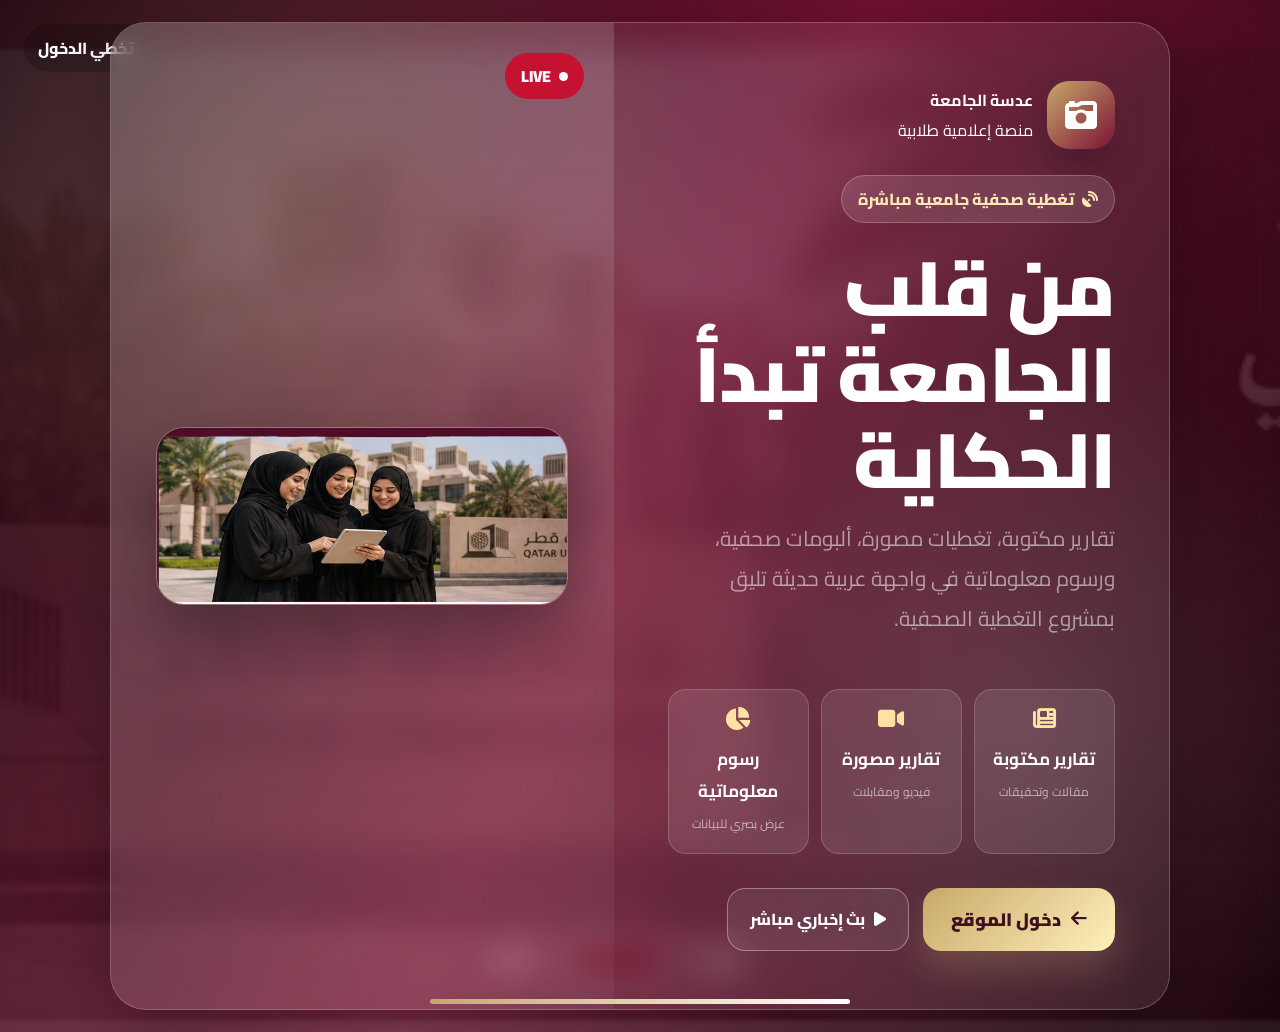
<file: index.html>
<!doctype html>
<html lang="ar" dir="rtl">
<head>
  <meta charset="UTF-8" />
  <meta name="viewport" content="width=device-width, initial-scale=1.0" />
  <title>عدسة الجامعة | بوابة الدخول</title>
  <meta name="description" content="بوابة دخول منصة عدسة الجامعة الإعلامية الطلابية." />
  <link rel="preconnect" href="https://fonts.googleapis.com">
  <link rel="preconnect" href="https://fonts.gstatic.com" crossorigin>
  <link href="https://fonts.googleapis.com/css2?family=Cairo:wght@300;400;600;700;900&display=swap" rel="stylesheet">
  <link rel="stylesheet" href="https://cdnjs.cloudflare.com/ajax/libs/font-awesome/6.5.2/css/all.min.css">
  <style>
    :root{--maroon:#7a1235;--dark:#210715;--gold:#c8a86a;--white:#fff;--soft:#fff7f1}
    *{box-sizing:border-box} body{margin:0;font-family:'Cairo',Tahoma,sans-serif;min-height:100vh;overflow:hidden;color:#fff;background:#17030d}
    .splash{position:relative;min-height:100vh;display:grid;place-items:center;padding:22px;isolation:isolate;background:linear-gradient(115deg,rgba(24,3,13,.92),rgba(122,18,53,.80),rgba(24,3,13,.92)),url('assets/hero-students-qu.jpg') center/cover no-repeat}
    .splash:before{content:"";position:absolute;inset:0;background:radial-gradient(circle at 20% 20%,rgba(200,168,106,.22),transparent 34%),radial-gradient(circle at 80% 70%,rgba(255,255,255,.12),transparent 30%);z-index:-1}
    .frame{width:min(1060px,96vw);min-height:650px;border:1px solid rgba(255,255,255,.22);border-radius:36px;background:rgba(255,255,255,.08);box-shadow:0 28px 80px rgba(0,0,0,.38);backdrop-filter:blur(14px);display:grid;grid-template-columns:1.05fr .95fr;overflow:hidden}
    .content{padding:58px 54px;display:flex;flex-direction:column;justify-content:center}.visual{position:relative;background:linear-gradient(180deg,rgba(255,255,255,.14),rgba(255,255,255,.04));display:grid;place-items:center;overflow:hidden}
    .visual img{width:82%;max-height:78%;object-fit:cover;border-radius:28px;box-shadow:0 28px 60px rgba(0,0,0,.35);border:1px solid rgba(255,255,255,.25)}
    .live{position:absolute;top:30px;right:30px;background:#c41230;color:#fff;border-radius:999px;padding:8px 16px;font-weight:900;display:flex;gap:8px;align-items:center}.live:before{content:"";width:9px;height:9px;background:#fff;border-radius:50%;animation:pulse 1.2s infinite}
    .logo{display:flex;align-items:center;gap:14px;margin-bottom:26px}.logo-icon{width:68px;height:68px;border-radius:22px;background:linear-gradient(135deg,var(--gold),var(--maroon));display:grid;place-items:center;font-size:32px;box-shadow:0 18px 35px rgba(0,0,0,.22)}
    h1{font-size:clamp(42px,6vw,78px);line-height:1.12;margin:0 0 16px;font-weight:900;letter-spacing:-1px}.subtitle{font-size:21px;color:#fff8;max-width:650px;margin:0 0 32px;line-height:1.9}.badge{display:inline-flex;align-items:center;gap:8px;width:max-content;background:rgba(255,255,255,.12);border:1px solid rgba(255,255,255,.22);border-radius:999px;padding:8px 16px;color:#ffe7b2;font-weight:800;margin-bottom:22px}
    .stats{display:grid;grid-template-columns:repeat(3,1fr);gap:12px;margin:18px 0 34px}.stat{background:rgba(255,255,255,.10);border:1px solid rgba(255,255,255,.16);border-radius:18px;padding:16px;text-align:center}.stat i{color:#ffe1a3;font-size:23px}.stat b{display:block;font-size:17px;margin-top:7px}.stat span{font-size:12px;color:#fff9}
    .actions{display:flex;gap:14px;flex-wrap:wrap}.enter{appearance:none;border:0;border-radius:18px;padding:15px 28px;font-family:inherit;font-size:18px;font-weight:900;cursor:pointer;background:linear-gradient(135deg,var(--gold),#fff0ba);color:#40101f;box-shadow:0 18px 34px rgba(200,168,106,.25);text-decoration:none;display:inline-flex;align-items:center;gap:10px}.ghost{border:1px solid rgba(255,255,255,.35);background:rgba(255,255,255,.08);color:#fff;border-radius:18px;padding:15px 22px;text-decoration:none;font-weight:800;display:inline-flex;align-items:center;gap:9px}
    .loader{position:absolute;bottom:28px;left:50%;transform:translateX(-50%);width:min(420px,80vw);height:5px;background:rgba(255,255,255,.16);border-radius:999px;overflow:hidden}.loader span{display:block;height:100%;width:0;background:linear-gradient(90deg,var(--gold),#fff);animation:load 3.2s ease forwards}
    .skip{position:absolute;left:24px;top:24px;color:#fff;text-decoration:none;font-weight:800;background:rgba(0,0,0,.22);padding:9px 14px;border-radius:999px}
    @keyframes load{to{width:100%}}@keyframes pulse{50%{opacity:.35;transform:scale(1.5)}}
    @media(max-width:850px){body{overflow:auto}.splash{min-height:100svh}.frame{grid-template-columns:1fr;min-height:auto}.visual{min-height:300px;order:-1}.visual img{width:88%;height:240px}.content{padding:34px 24px}.stats{grid-template-columns:1fr}.actions a{width:100%;justify-content:center}h1{font-size:42px}.subtitle{font-size:17px}.skip{left:12px;top:12px}.loader{bottom:12px}}
  </style>
</head>
<body>
  <section class="splash">
    <a class="skip" href="home.html">تخطي الدخول</a>
    <div class="frame">
      <div class="content">
        <div class="logo"><div class="logo-icon"><i class="fa-solid fa-camera-retro"></i></div><div><strong>عدسة الجامعة</strong><br><span>منصة إعلامية طلابية</span></div></div>
        <span class="badge"><i class="fa-solid fa-satellite-dish"></i> تغطية صحفية جامعية مباشرة</span>
        <h1>من قلب الجامعة تبدأ الحكاية</h1>
        <p class="subtitle">تقارير مكتوبة، تغطيات مصورة، ألبومات صحفية، ورسوم معلوماتية في واجهة عربية حديثة تليق بمشروع التغطية الصحفية.</p>
        <div class="stats">
          <div class="stat"><i class="fa-solid fa-newspaper"></i><b>تقارير مكتوبة</b><span>مقالات وتحقيقات</span></div>
          <div class="stat"><i class="fa-solid fa-video"></i><b>تقارير مصورة</b><span>فيديو ومقابلات</span></div>
          <div class="stat"><i class="fa-solid fa-chart-pie"></i><b>رسوم معلوماتية</b><span>عرض بصري للبيانات</span></div>
        </div>
        <div class="actions">
          <a class="enter" href="home.html"><i class="fa-solid fa-arrow-left"></i> دخول الموقع</a>
          <a class="ghost" href="https://www.aljazeera.net/live" target="_blank" rel="noopener"><i class="fa-solid fa-play"></i> بث إخباري مباشر</a>
        </div>
      </div>
      <div class="visual">
        <span class="live">LIVE</span>
        <img src="assets/students-media.jpg" alt="طالبات جامعيات بلباس خليجي قطري في تغطية إعلامية">
      </div>
    </div>
    <div class="loader"><span></span></div>
  </section>
</body>
</html>
</file>
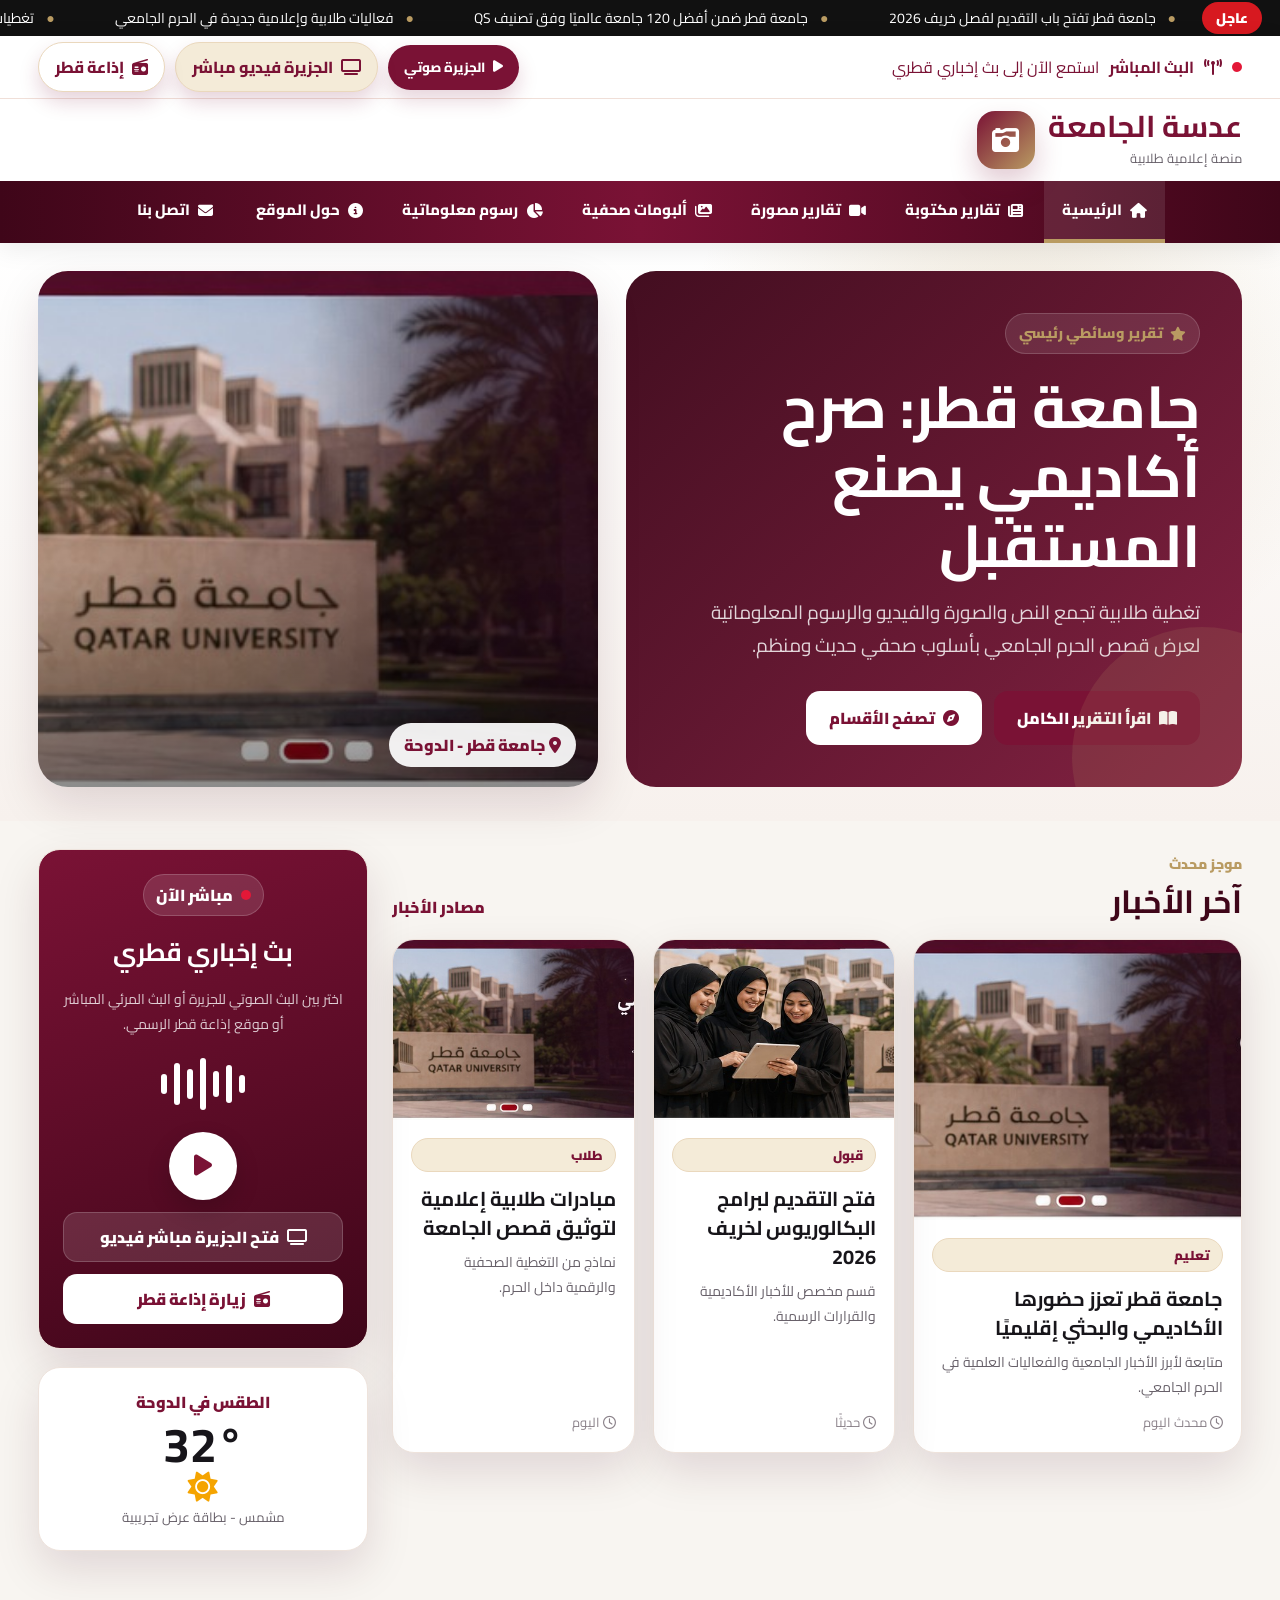
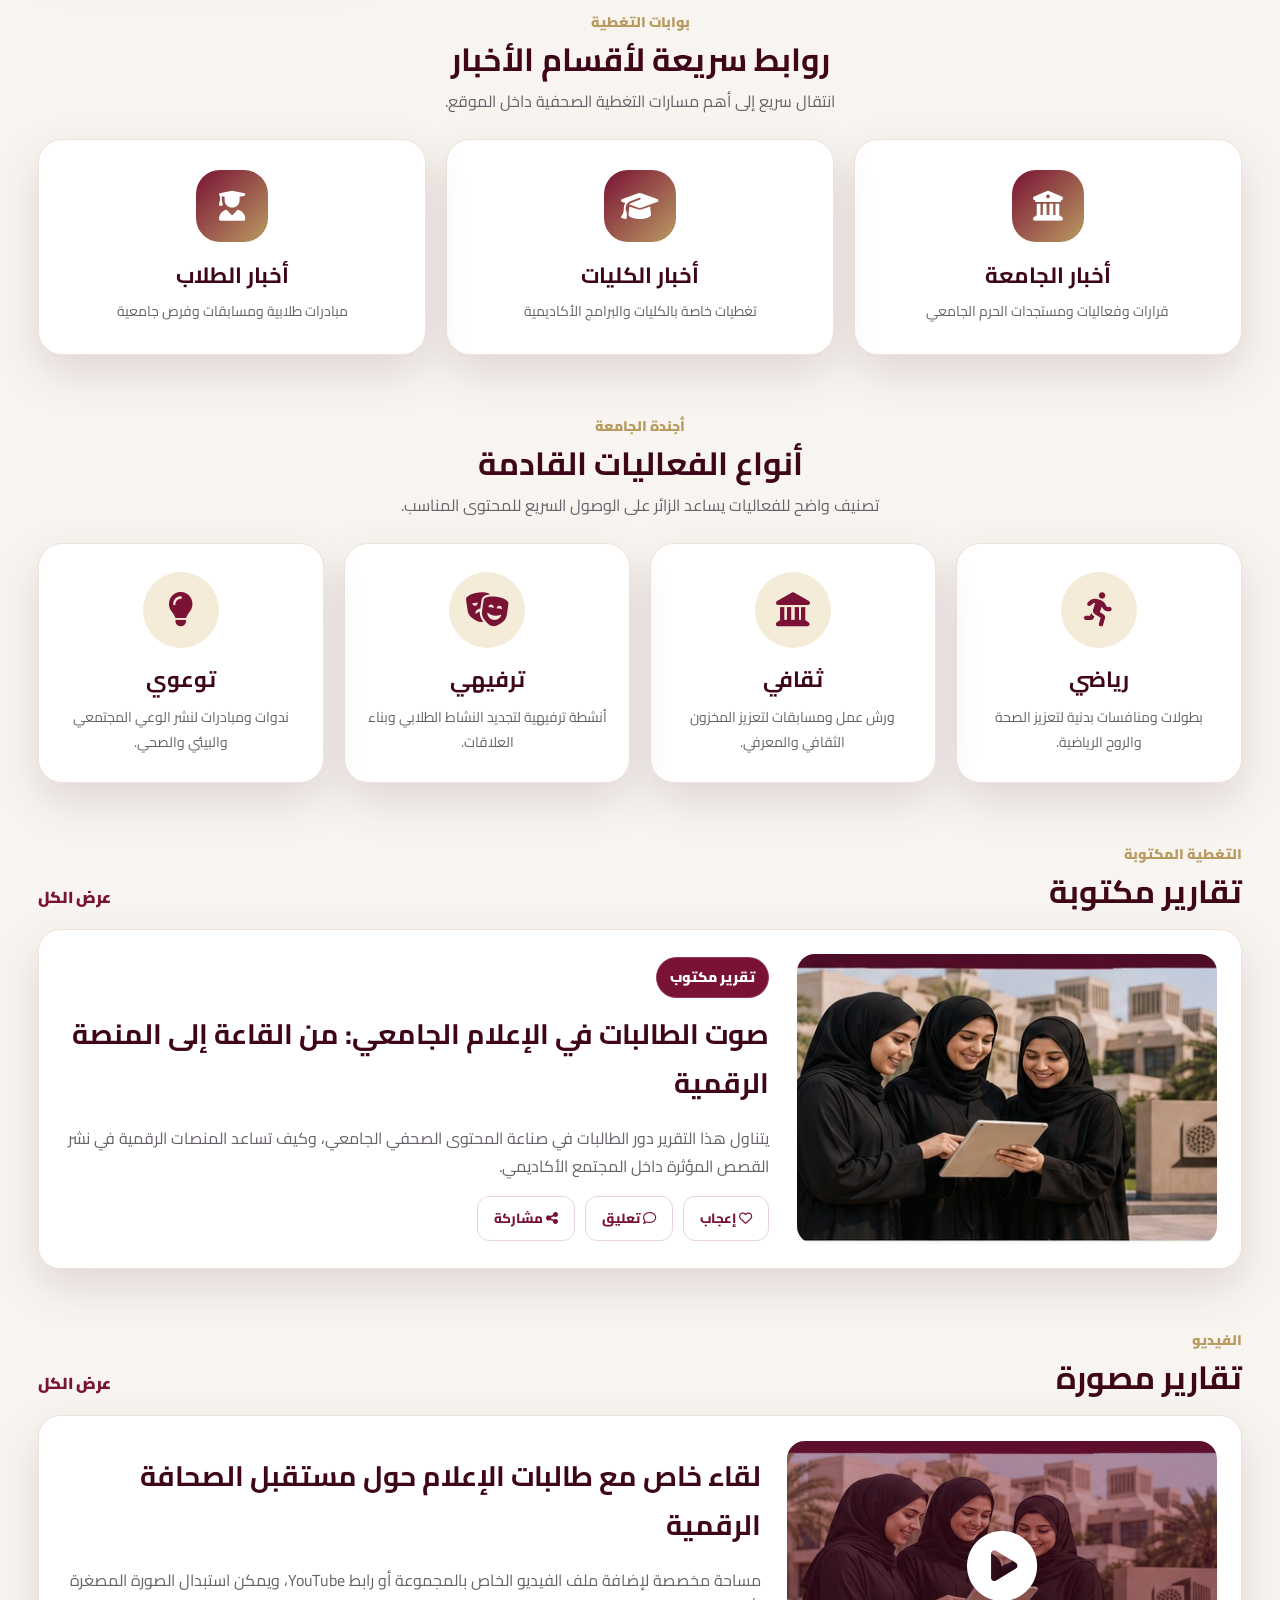
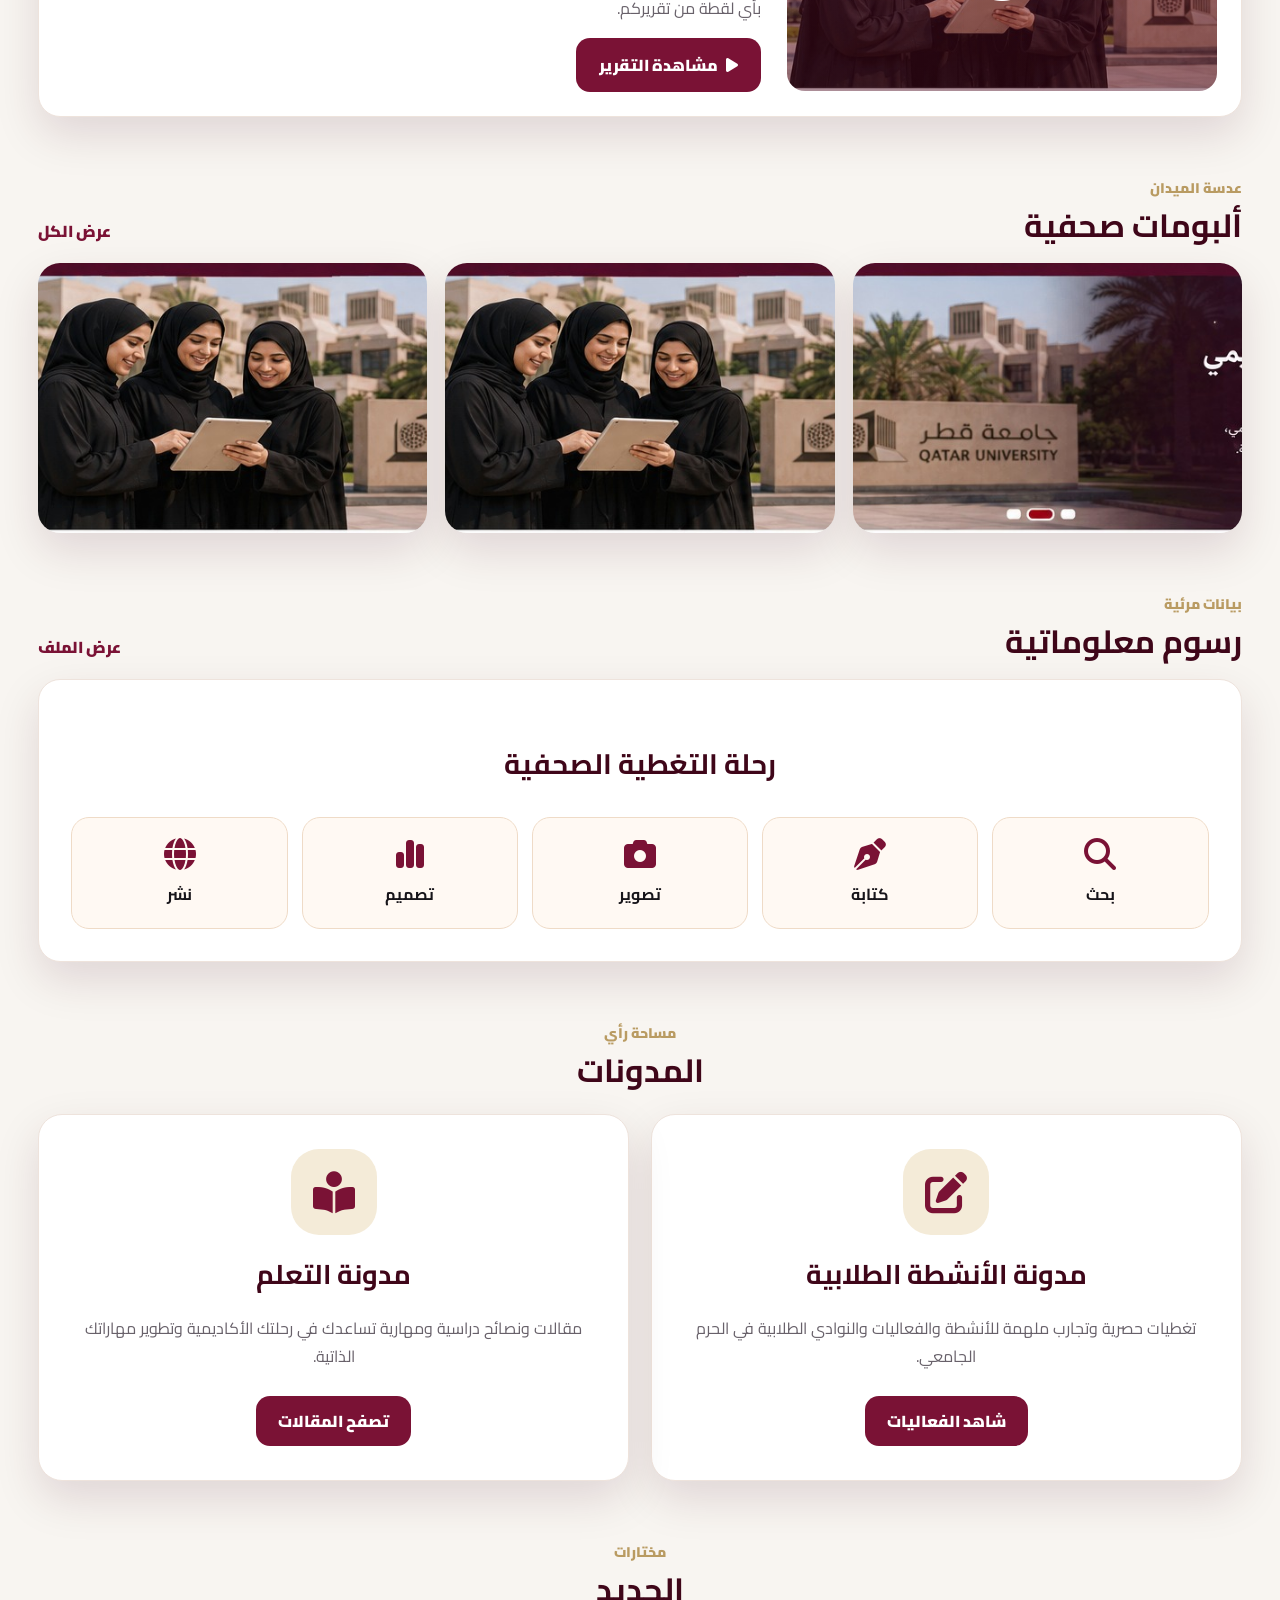
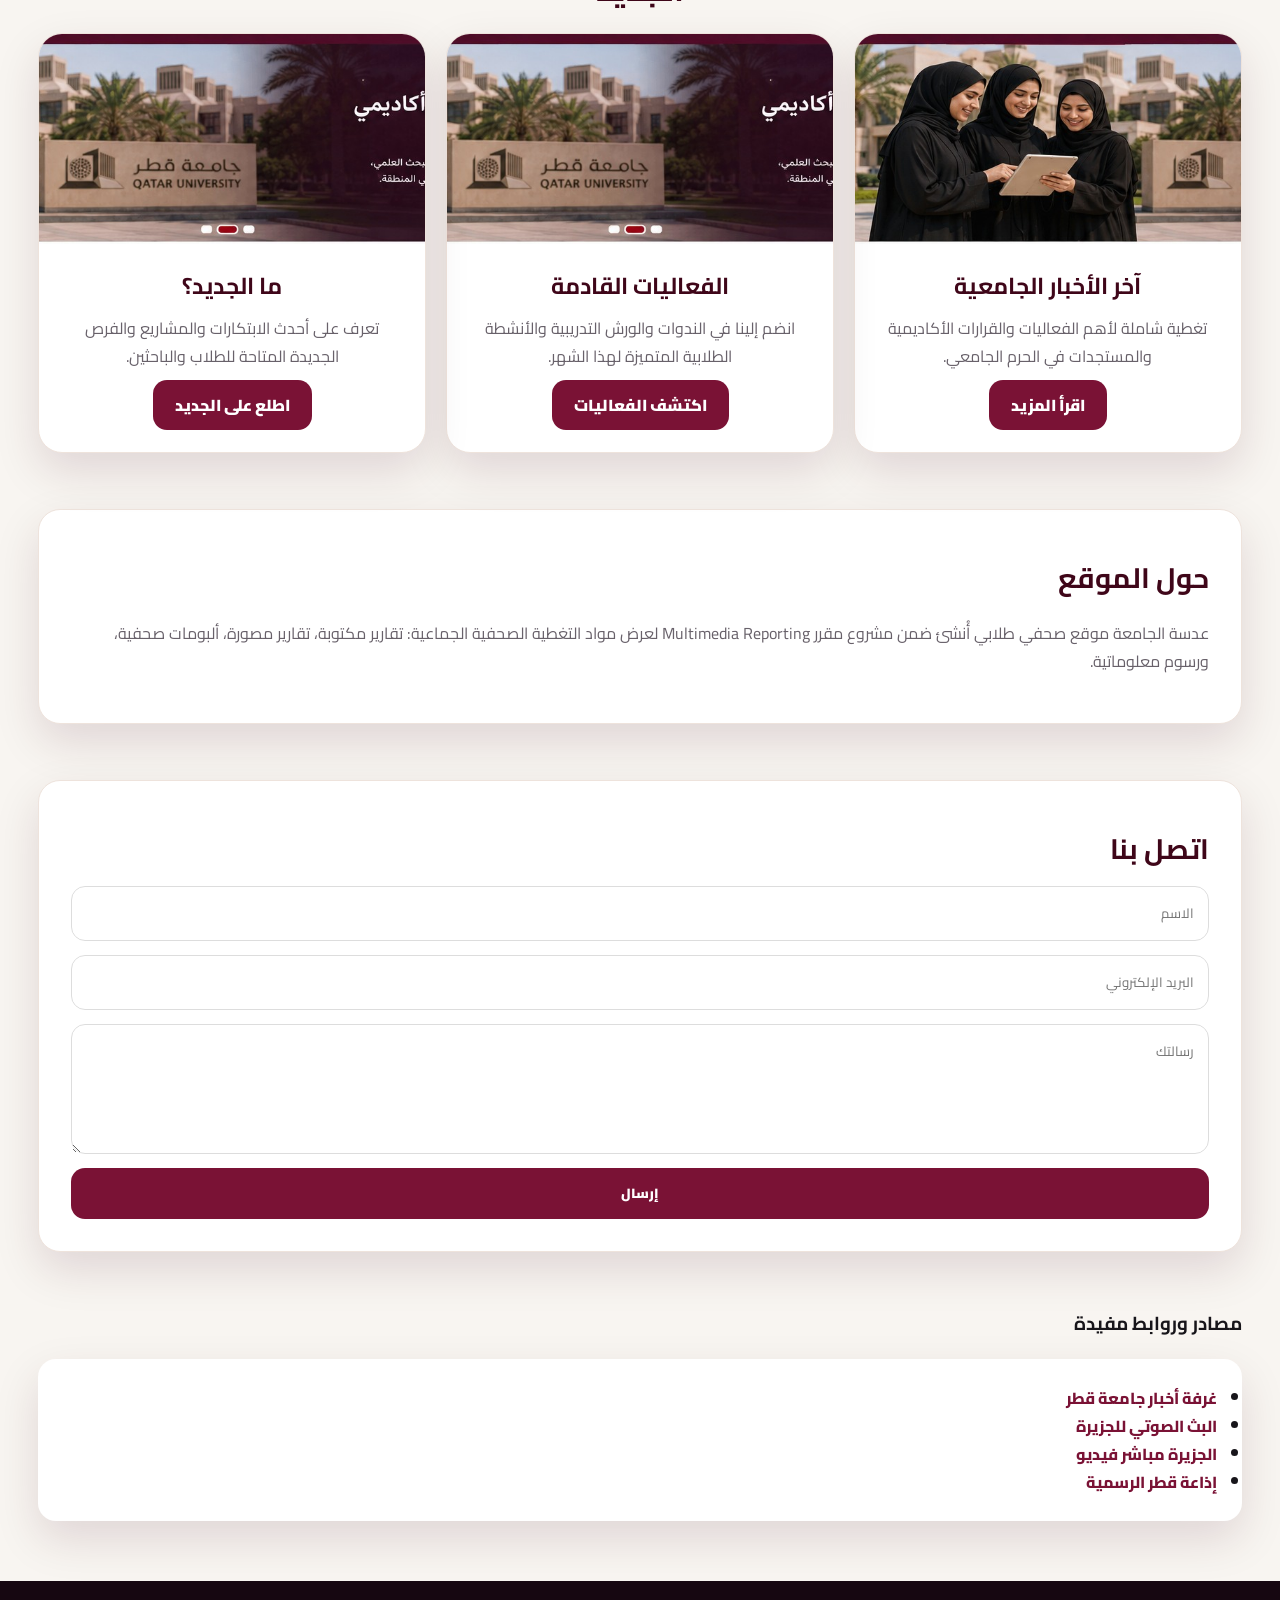
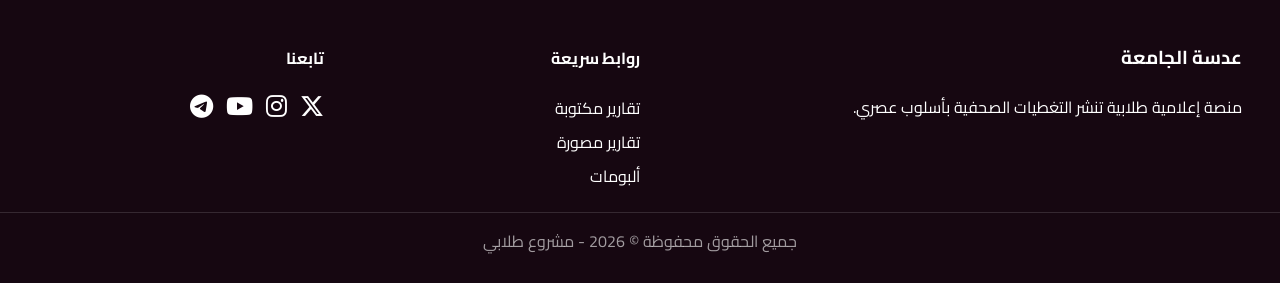
<file: home.html>
<!doctype html>
<html lang="ar" dir="rtl">
<head>
  <meta charset="UTF-8" />
  <meta name="viewport" content="width=device-width, initial-scale=1.0" />
  <title>عدسة الجامعة | منصة إعلامية طلابية</title>
  <meta name="description" content="موقع صحفي جامعي عربي لعرض التغطيات المكتوبة والمصورة والألبومات والرسوم المعلوماتية." />
  <link rel="preconnect" href="https://fonts.googleapis.com">
  <link rel="preconnect" href="https://fonts.gstatic.com" crossorigin>
  <link href="https://fonts.googleapis.com/css2?family=Cairo:wght@400;500;600;700;800;900&display=swap" rel="stylesheet">
  <link rel="stylesheet" href="https://cdnjs.cloudflare.com/ajax/libs/font-awesome/6.5.2/css/all.min.css">
  <link rel="stylesheet" href="style.css" />
</head>
<body>
  <div class="breaking-strip">
    <span class="breaking-label">عاجل</span>
    <div class="breaking-track">
      <span>جامعة قطر تفتح باب التقديم لفصل خريف 2026</span>
      <span>جامعة قطر ضمن أفضل 120 جامعة عالميًا وفق تصنيف QS</span>
      <span>فعاليات طلابية وإعلامية جديدة في الحرم الجامعي</span>
      <span>تغطيات مصورة وألبومات صحفية من قلب الجامعة</span>
    </div>
  </div>

  <header class="site-header">
    <div class="live-strip">
      <div class="container live-inner">
        <div class="live-title">
          <span class="pulse"></span>
          <i class="fa-solid fa-tower-broadcast"></i>
          <strong>البث المباشر</strong>
          <span>استمع الآن إلى بث إخباري قطري</span>
        </div>
        <div class="live-actions">
          <button id="playRadio" class="live-btn"><i class="fa-solid fa-play"></i> الجزيرة صوتي</button>
          <a href="https://www.aljazeera.com/video/live" target="_blank" rel="noopener" class="live-link"><i class="fa-solid fa-tv"></i> الجزيرة فيديو مباشر</a>
          <a href="https://www.qatarradio.qa/" target="_blank" rel="noopener" class="live-link outline"><i class="fa-solid fa-radio"></i> إذاعة قطر</a>
        </div>
      </div>
    </div>

    <div class="container topbar">
      <a class="brand" href="#home" aria-label="عدسة الجامعة">
        <div class="brand-text">
          <h1>عدسة الجامعة</h1>
          <p>منصة إعلامية طلابية</p>
        </div>
        <div class="logo"><i class="fa-solid fa-camera-retro"></i></div>
      </a>
      <button class="menu-toggle" id="menuToggle" aria-label="فتح القائمة"><i class="fa-solid fa-bars"></i></button>
    </div>

    <nav class="nav" id="mainNav">
      <div class="container nav-inner">
        <a href="#home" class="active"><i class="fa-solid fa-house"></i><span>الرئيسية</span></a>
        <a href="#written"><i class="fa-solid fa-newspaper"></i><span>تقارير مكتوبة</span></a>
        <a href="#video"><i class="fa-solid fa-video"></i><span>تقارير مصورة</span></a>
        <a href="#gallery"><i class="fa-solid fa-images"></i><span>ألبومات صحفية</span></a>
        <a href="#infographics"><i class="fa-solid fa-chart-pie"></i><span>رسوم معلوماتية</span></a>
        <a href="#about"><i class="fa-solid fa-circle-info"></i><span>حول الموقع</span></a>
        <a href="#contact"><i class="fa-solid fa-envelope"></i><span>اتصل بنا</span></a>
      </div>
    </nav>
  </header>

  <main id="home">
    <section class="hero">
      <div class="container hero-grid">
        <div class="hero-copy">
          <span class="eyebrow"><i class="fa-solid fa-star"></i> تقرير وسائطي رئيسي</span>
          <h2>جامعة قطر: صرح أكاديمي يصنع المستقبل</h2>
          <p>تغطية طلابية تجمع النص والصورة والفيديو والرسوم المعلوماتية لعرض قصص الحرم الجامعي بأسلوب صحفي حديث ومنظم.</p>
          <div class="hero-actions">
            <a class="btn primary" href="#written"><i class="fa-solid fa-book-open"></i> اقرأ التقرير الكامل</a>
            <a class="btn ghost" href="#quick"><i class="fa-solid fa-compass"></i> تصفح الأقسام</a>
          </div>
        </div>
        <div class="hero-media" aria-label="طالبات جامعيات أمام جامعة قطر">
          <img loading="lazy" onerror="this.onerror=null;this.src='assets/students-media.jpg';" src="assets/hero-students-qu.jpg" alt="طالبات جامعيات بلباس خليجي قطري أمام جامعة قطر">
          <div class="media-caption"><i class="fa-solid fa-location-dot"></i> جامعة قطر - الدوحة</div>
        </div>
      </div>
    </section>

    <section class="container news-dashboard">
      <div class="main-column">
        <div class="section-head">
          <div>
            <span class="kicker">موجز محدث</span>
            <h3>آخر الأخبار</h3>
          </div>
          <a href="#sources">مصادر الأخبار</a>
        </div>

        <div class="news-grid">
          <article class="card news-card big-news">
            <img loading="lazy" onerror="this.onerror=null;this.src='assets/students-media.jpg';" src="assets/hero-students-qu.jpg" alt="طالبات أمام جامعة قطر">
            <div class="news-body">
              <span class="tag">تعليم</span>
              <h4>جامعة قطر تعزز حضورها الأكاديمي والبحثي إقليميًا</h4>
              <p>متابعة لأبرز الأخبار الجامعية والفعاليات العلمية في الحرم الجامعي.</p>
              <div class="meta"><i class="fa-regular fa-clock"></i> محدث اليوم</div>
            </div>
          </article>
          <article class="card news-card">
            <img loading="lazy" onerror="this.onerror=null;this.src='assets/hero-students-qu.jpg';" src="assets/students-media.jpg" alt="تعليم جامعي">
            <div class="news-body">
              <span class="tag">قبول</span>
              <h4>فتح التقديم لبرامج البكالوريوس لخريف 2026</h4>
              <p>قسم مخصص للأخبار الأكاديمية والقرارات الرسمية.</p>
              <div class="meta"><i class="fa-regular fa-clock"></i> حديثًا</div>
            </div>
          </article>
          <article class="card news-card">
            <img loading="lazy" onerror="this.onerror=null;this.src='assets/students-media.jpg';" src="assets/hero-students-qu.jpg" alt="عمل طلابي">
            <div class="news-body">
              <span class="tag">طلاب</span>
              <h4>مبادرات طلابية إعلامية لتوثيق قصص الجامعة</h4>
              <p>نماذج من التغطية الصحفية والرقمية داخل الحرم.</p>
              <div class="meta"><i class="fa-regular fa-clock"></i> اليوم</div>
            </div>
          </article>
        </div>
      </div>

      <aside class="side-column">
        <div class="radio-widget card">
          <div class="onair"><span class="pulse"></span> مباشر الآن</div>
          <h3>بث إخباري قطري</h3>
          <p>اختر بين البث الصوتي للجزيرة أو البث المرئي المباشر أو موقع إذاعة قطر الرسمي.</p>
          <div class="equalizer"><span></span><span></span><span></span><span></span><span></span><span></span><span></span></div>
          <button class="big-play" id="playRadio2"><i class="fa-solid fa-play"></i></button>
          <a class="radio-link" href="https://www.aljazeera.com/video/live" target="_blank" rel="noopener"><i class="fa-solid fa-tv"></i> فتح الجزيرة مباشر فيديو</a>
          <a class="radio-link light" href="https://www.qatarradio.qa/" target="_blank" rel="noopener"><i class="fa-solid fa-radio"></i> زيارة إذاعة قطر</a>
        </div>
        <div class="weather card">
          <span>الطقس في الدوحة</span>
          <strong>32°</strong>
          <i class="fa-solid fa-sun"></i>
          <small>مشمس - بطاقة عرض تجريبية</small>
        </div>
      </aside>
    </section>

    <section id="quick" class="container section portal-section">
      <div class="section-title center">
        <span class="kicker">بوابات التغطية</span>
        <h3>روابط سريعة لأقسام الأخبار</h3>
        <p>انتقال سريع إلى أهم مسارات التغطية الصحفية داخل الموقع.</p>
      </div>
      <div class="quick-links">
        <a class="portal-card" href="#news-university"><i class="fa-solid fa-building-columns"></i><strong>أخبار الجامعة</strong><span>قرارات وفعاليات ومستجدات الحرم الجامعي</span></a>
        <a class="portal-card" href="#news-colleges"><i class="fa-solid fa-graduation-cap"></i><strong>أخبار الكليات</strong><span>تغطيات خاصة بالكليات والبرامج الأكاديمية</span></a>
        <a class="portal-card" href="#news-students"><i class="fa-solid fa-user-graduate"></i><strong>أخبار الطلاب</strong><span>مبادرات طلابية ومسابقات وفرص جامعية</span></a>
      </div>
    </section>

    <section class="container section events-section">
      <div class="section-title center">
        <span class="kicker">أجندة الجامعة</span>
        <h3>أنواع الفعاليات القادمة</h3>
        <p>تصنيف واضح للفعاليات يساعد الزائر على الوصول السريع للمحتوى المناسب.</p>
      </div>
      <div class="event-types">
        <article class="event-card"><i class="fa-solid fa-person-running"></i><h4>رياضي</h4><p>بطولات ومنافسات بدنية لتعزيز الصحة والروح الرياضية.</p></article>
        <article class="event-card"><i class="fa-solid fa-landmark"></i><h4>ثقافي</h4><p>ورش عمل ومسابقات لتعزيز المخزون الثقافي والمعرفي.</p></article>
        <article class="event-card"><i class="fa-solid fa-masks-theater"></i><h4>ترفيهي</h4><p>أنشطة ترفيهية لتجديد النشاط الطلابي وبناء العلاقات.</p></article>
        <article class="event-card"><i class="fa-solid fa-lightbulb"></i><h4>توعوي</h4><p>ندوات ومبادرات لنشر الوعي المجتمعي والبيئي والصحي.</p></article>
      </div>
    </section>

    <section id="written" class="container section">
      <div class="section-head"><div><span class="kicker">التغطية المكتوبة</span><h3>تقارير مكتوبة</h3></div><a href="#">عرض الكل</a></div>
      <div class="feature card">
        <img loading="lazy" onerror="this.onerror=null;this.src='assets/hero-students-qu.jpg';" src="assets/students-media.jpg" alt="طالبات جامعيات بلباس خليجي قطري">
        <div>
          <span class="eyebrow small">تقرير مكتوب</span>
          <h3>صوت الطالبات في الإعلام الجامعي: من القاعة إلى المنصة الرقمية</h3>
          <p>يتناول هذا التقرير دور الطالبات في صناعة المحتوى الصحفي الجامعي، وكيف تساعد المنصات الرقمية في نشر القصص المؤثرة داخل المجتمع الأكاديمي.</p>
          <div class="actions"><button><i class="fa-regular fa-heart"></i> إعجاب</button><button><i class="fa-regular fa-comment"></i> تعليق</button><button><i class="fa-solid fa-share-nodes"></i> مشاركة</button></div>
        </div>
      </div>
    </section>

    <section id="video" class="container section">
      <div class="section-head"><div><span class="kicker">الفيديو</span><h3>تقارير مصورة</h3></div><a href="#">عرض الكل</a></div>
      <div class="video-box card">
        <div class="video-thumb"><i class="fa-solid fa-circle-play"></i></div>
        <div>
          <h3>لقاء خاص مع طالبات الإعلام حول مستقبل الصحافة الرقمية</h3>
          <p>مساحة مخصصة لإضافة ملف الفيديو الخاص بالمجموعة أو رابط YouTube، ويمكن استبدال الصورة المصغرة بأي لقطة من تقريركم.</p>
          <a class="btn primary" href="#"><i class="fa-solid fa-play"></i> مشاهدة التقرير</a>
        </div>
      </div>
    </section>

    <section id="gallery" class="container section">
      <div class="section-head"><div><span class="kicker">عدسة الميدان</span><h3>ألبومات صحفية</h3></div><a href="#">عرض الكل</a></div>
      <div class="gallery">
        <img loading="lazy" onerror="this.onerror=null;this.src='assets/students-media.jpg';" src="assets/hero-students-qu.jpg" alt="طالبات في جامعة قطر">
        <img loading="lazy" onerror="this.onerror=null;this.src='assets/hero-students-qu.jpg';" src="assets/students-media.jpg" alt="طالبات إعلام">
        <img loading="lazy" onerror="this.onerror=null;this.src='assets/hero-students-qu.jpg';" src="assets/students-media.jpg" alt="طلاب جامعة">
      </div>
    </section>

    <section id="infographics" class="container section">
      <div class="section-head"><div><span class="kicker">بيانات مرئية</span><h3>رسوم معلوماتية</h3></div><a href="#">عرض الملف</a></div>
      <div class="info-card card">
        <h3>رحلة التغطية الصحفية</h3>
        <div class="steps">
          <div><i class="fa-solid fa-magnifying-glass"></i><b>بحث</b></div>
          <div><i class="fa-solid fa-pen-nib"></i><b>كتابة</b></div>
          <div><i class="fa-solid fa-camera"></i><b>تصوير</b></div>
          <div><i class="fa-solid fa-chart-simple"></i><b>تصميم</b></div>
          <div><i class="fa-solid fa-globe"></i><b>نشر</b></div>
        </div>
      </div>
    </section>

    <section class="container section blog-section">
      <div class="section-title center">
        <span class="kicker">مساحة رأي</span>
        <h3>المدونات</h3>
      </div>
      <div class="blogs">
        <article class="blog-card"><i class="fa-solid fa-pen-to-square"></i><h4>مدونة الأنشطة الطلابية</h4><p>تغطيات حصرية وتجارب ملهمة للأنشطة والفعاليات والنوادي الطلابية في الحرم الجامعي.</p><a href="#">شاهد الفعاليات</a></article>
        <article class="blog-card"><i class="fa-solid fa-book-open-reader"></i><h4>مدونة التعلم</h4><p>مقالات ونصائح دراسية ومهارية تساعدك في رحلتك الأكاديمية وتطوير مهاراتك الذاتية.</p><a href="#">تصفح المقالات</a></article>
      </div>
    </section>

    <section class="container section latest-section">
      <div class="section-title center">
        <span class="kicker">مختارات</span>
        <h3>الجديد</h3>
      </div>
      <div class="latest-grid">
        <article class="latest-card"><img loading="lazy" onerror="this.onerror=null;this.src='assets/hero-students-qu.jpg';" src="assets/students-media.jpg" alt="أخبار جامعة"><div><h4>آخر الأخبار الجامعية</h4><p>تغطية شاملة لأهم الفعاليات والقرارات الأكاديمية والمستجدات في الحرم الجامعي.</p><a href="#">اقرأ المزيد</a></div></article>
        <article class="latest-card"><img loading="lazy" onerror="this.onerror=null;this.src='assets/students-media.jpg';" src="assets/hero-students-qu.jpg" alt="فعالية"><div><h4>الفعاليات القادمة</h4><p>انضم إلينا في الندوات والورش التدريبية والأنشطة الطلابية المتميزة لهذا الشهر.</p><a href="#">اكتشف الفعاليات</a></div></article>
        <article class="latest-card"><img loading="lazy" onerror="this.onerror=null;this.src='assets/students-media.jpg';" src="assets/hero-students-qu.jpg" alt="جامعة قطر"><div><h4>ما الجديد؟</h4><p>تعرف على أحدث الابتكارات والمشاريع والفرص الجديدة المتاحة للطلاب والباحثين.</p><a href="#">اطلع على الجديد</a></div></article>
      </div>
    </section>

    <section id="about" class="container section about card">
      <h3>حول الموقع</h3>
      <p>عدسة الجامعة موقع صحفي طلابي أُنشئ ضمن مشروع مقرر Multimedia Reporting لعرض مواد التغطية الصحفية الجماعية: تقارير مكتوبة، تقارير مصورة، ألبومات صحفية، ورسوم معلوماتية.</p>
    </section>

    <section id="contact" class="container section contact card">
      <h3>اتصل بنا</h3>
      <form onsubmit="event.preventDefault(); alert('تم استلام الرسالة بنجاح');">
        <input placeholder="الاسم" required>
        <input type="email" placeholder="البريد الإلكتروني" required>
        <textarea placeholder="رسالتك" required></textarea>
        <button class="btn primary">إرسال</button>
      </form>
    </section>

    <section id="sources" class="container section sources">
      <h3>مصادر وروابط مفيدة</h3>
      <ul>
        <li><a href="https://www.qu.edu.qa/newsroom" target="_blank" rel="noopener">غرفة أخبار جامعة قطر</a></li>
        <li><a href="https://www.aljazeera.net/audio/live/" target="_blank" rel="noopener">البث الصوتي للجزيرة</a></li>
        <li><a href="https://www.aljazeera.com/video/live" target="_blank" rel="noopener">الجزيرة مباشر فيديو</a></li>
        <li><a href="https://www.qatarradio.qa/" target="_blank" rel="noopener">إذاعة قطر الرسمية</a></li>
      </ul>
    </section>
  </main>

  <footer>
    <div class="container footer-grid">
      <div><h3>عدسة الجامعة</h3><p>منصة إعلامية طلابية تنشر التغطيات الصحفية بأسلوب عصري.</p></div>
      <div><h4>روابط سريعة</h4><a href="#written">تقارير مكتوبة</a><a href="#video">تقارير مصورة</a><a href="#gallery">ألبومات</a></div>
      <div><h4>تابعنا</h4><div class="social"><i class="fa-brands fa-x-twitter"></i><i class="fa-brands fa-instagram"></i><i class="fa-brands fa-youtube"></i><i class="fa-brands fa-telegram"></i></div></div>
    </div>
    <p class="copy">جميع الحقوق محفوظة © 2026 - مشروع طلابي</p>
  </footer>
  <script src="app.js"></script>
  <script>
    document.querySelectorAll('img').forEach(function(img){
      img.addEventListener('error', function(){
        this.src = 'assets/hero-students-qu.jpg';
        this.alt = 'صورة بديلة من جامعة قطر';
      });
    });
  </script>
</body>
</html>
</file>
<file: style.css>
:root{
  --maroon:#7a1235;
  --maroon-dark:#3f0619;
  --maroon-soft:#9b1747;
  --gold:#b99b62;
  --gold-soft:#f4ebd8;
  --ink:#17151a;
  --muted:#68616a;
  --bg:#f8f5f1;
  --card:#ffffff;
  --line:#eee3dc;
  --shadow:0 18px 45px rgba(58, 10, 30, .13);
  --radius:22px;
}
*{box-sizing:border-box}
html{scroll-behavior:smooth;overflow-x:hidden}
body{margin:0;font-family:'Cairo',Tahoma,sans-serif;background:var(--bg);color:var(--ink);line-height:1.75;overflow-x:hidden}
a{text-decoration:none;color:inherit}.container{width:min(1220px,94vw);margin-inline:auto}.card{background:var(--card);border:1px solid var(--line);border-radius:var(--radius);box-shadow:var(--shadow);overflow:hidden}.breaking-strip{height:36px;background:#111;color:#fff;display:flex;align-items:center;gap:14px;padding-inline:18px;font-size:14px;white-space:nowrap}.breaking-label{background:#d71920;color:#fff;font-weight:900;border-radius:999px;padding:4px 14px;flex:none}.breaking-track{display:flex;gap:48px;min-width:max-content;animation:scrollTicker 28s linear infinite}.breaking-track span::before{content:"●";color:var(--gold);margin-inline:12px}@keyframes scrollTicker{from{transform:translateX(-5%)}to{transform:translateX(45%)}}
.site-header{position:sticky;top:0;z-index:100;background:#fff;box-shadow:0 6px 24px rgba(0,0,0,.08)}.live-strip{background:#fff;border-bottom:1px solid #f0dfd8}.live-inner{min-height:62px;display:flex;align-items:center;justify-content:space-between;gap:18px}.live-title{display:flex;align-items:center;gap:10px;color:var(--maroon);font-size:16px}.pulse{width:10px;height:10px;border-radius:50%;background:#e31837;box-shadow:0 0 0 0 rgba(227,24,55,.65);animation:pulse 1.5s infinite;display:inline-block;flex:none}@keyframes pulse{70%{box-shadow:0 0 0 12px rgba(227,24,55,0)}100%{box-shadow:0 0 0 0 rgba(227,24,55,0)}}.live-actions{display:flex;align-items:center;gap:10px;flex-wrap:wrap}.live-btn,.live-link{border:0;border-radius:999px;padding:10px 16px;font-family:inherit;font-weight:800;cursor:pointer;display:inline-flex;align-items:center;gap:8px;background:var(--maroon);color:#fff;box-shadow:0 10px 20px rgba(122,18,53,.18)}.live-link{background:var(--gold-soft);color:var(--maroon);border:1px solid #ead8bd}.live-link.outline{background:#fff;color:var(--maroon);border-color:#ead8bd}.topbar{height:82px;display:flex;align-items:center;justify-content:space-between}.brand{display:flex;align-items:center;gap:13px}.brand-text{text-align:right}.brand h1{margin:0;color:var(--maroon);font-size:30px;line-height:1}.brand p{margin:6px 0 0;color:var(--muted);font-size:13px}.logo{width:58px;height:58px;border-radius:18px;background:linear-gradient(135deg,var(--maroon),var(--gold));display:grid;place-items:center;color:#fff;font-size:27px;box-shadow:0 14px 28px rgba(122,18,53,.22)}.menu-toggle{display:none;border:1px solid var(--line);background:#fff;color:var(--maroon);border-radius:12px;width:44px;height:44px;font-size:20px}.nav{background:linear-gradient(90deg,var(--maroon-dark),var(--maroon),var(--maroon-dark))}.nav-inner{display:flex;align-items:center;justify-content:center;gap:3px;min-height:56px}.nav a{display:flex;align-items:center;justify-content:center;gap:8px;color:#fff;font-weight:800;font-size:15px;padding:16px 18px;border-bottom:4px solid transparent;min-width:120px}.nav a:hover,.nav a.active{background:rgba(255,255,255,.10);border-bottom-color:var(--gold)}
.hero{padding:28px 0 34px;background:radial-gradient(circle at 80% 20%,rgba(185,155,98,.22),transparent 30%),linear-gradient(180deg,#fff,#f7f1ed)}.hero-grid{display:grid;grid-template-columns:minmax(0,1fr) minmax(460px,560px);gap:28px;align-items:stretch}.hero-copy{min-height:430px;border-radius:30px;background:linear-gradient(135deg,rgba(61,6,25,.97),rgba(122,18,53,.93));color:#fff;padding:42px;display:flex;flex-direction:column;justify-content:center;position:relative;overflow:hidden}.hero-copy::after{content:"";position:absolute;inset:auto -90px -100px auto;width:260px;height:260px;border-radius:50%;background:rgba(185,155,98,.14)}.eyebrow,.kicker{display:inline-flex;align-items:center;gap:7px;color:var(--gold);font-weight:900;font-size:14px}.eyebrow{background:rgba(255,255,255,.1);border:1px solid rgba(255,255,255,.16);padding:7px 13px;border-radius:999px;width:max-content}.eyebrow.small{color:#fff;background:var(--maroon)}.hero h2{font-size:clamp(34px,4.6vw,62px);line-height:1.18;margin:18px 0 16px;max-width:700px}.hero p{font-size:19px;color:rgba(255,255,255,.82);max-width:680px;margin:0 0 28px}.hero-actions{display:flex;gap:12px;flex-wrap:wrap}.btn{display:inline-flex;align-items:center;justify-content:center;gap:8px;border-radius:14px;padding:12px 22px;font-weight:900;font-family:inherit;border:1px solid transparent;cursor:pointer}.btn.primary{background:var(--maroon);color:#fff}.btn.ghost{background:#fff;color:var(--maroon)}.hero-media{position:relative;border-radius:30px;overflow:hidden;min-height:430px;box-shadow:var(--shadow)}.hero-media img{width:100%;height:100%;object-fit:cover;display:block}.hero-media::after{content:"";position:absolute;inset:0;background:linear-gradient(180deg,transparent 55%,rgba(0,0,0,.45))}.media-caption{position:absolute;z-index:2;right:22px;bottom:20px;background:rgba(255,255,255,.92);color:var(--maroon);border-radius:999px;padding:8px 15px;font-weight:900}
.section{margin:56px auto}.news-dashboard{display:grid;grid-template-columns:minmax(0,1fr) 330px;gap:24px;margin-top:28px}.section-head{display:flex;align-items:end;justify-content:space-between;margin-bottom:18px;gap:16px}.section-head h3,.section-title h3{font-size:32px;margin:4px 0 0;color:var(--maroon-dark);line-height:1.25}.section-head a{color:var(--maroon);font-weight:900}.section-title.center{text-align:center;max-width:760px;margin:0 auto 24px}.section-title p{color:var(--muted);margin:8px 0 0}.news-grid{display:grid;grid-template-columns:1.15fr .85fr .85fr;gap:18px}.news-card img{width:100%;height:180px;object-fit:cover;display:block}.big-news img{height:280px}.news-body{padding:18px}.tag{display:inline-block;background:var(--gold-soft);color:var(--maroon);border:1px solid #ead8bd;padding:5px 12px;border-radius:999px;font-weight:900;font-size:13px}.news-card h4{font-size:20px;line-height:1.45;margin:12px 0 8px}.news-card p{margin:0 0 12px;color:var(--muted);font-size:14px}.meta{color:#8a8189;font-size:13px}.side-column{display:flex;flex-direction:column;gap:18px}.radio-widget{padding:24px;text-align:center;background:linear-gradient(160deg,var(--maroon),var(--maroon-dark));color:#fff}.onair{display:inline-flex;align-items:center;gap:8px;background:rgba(255,255,255,.12);border:1px solid rgba(255,255,255,.18);border-radius:999px;padding:6px 12px;font-weight:900}.radio-widget h3{font-size:25px;margin:14px 0 6px}.radio-widget p{color:rgba(255,255,255,.78);font-size:14px}.equalizer{height:64px;display:flex;align-items:center;justify-content:center;gap:7px;margin:16px 0}.equalizer span{width:6px;border-radius:999px;background:#fff;animation:eq 1.1s infinite ease-in-out}.equalizer span:nth-child(1){height:18px}.equalizer span:nth-child(2){height:38px;animation-delay:.1s}.equalizer span:nth-child(3){height:26px;animation-delay:.2s}.equalizer span:nth-child(4){height:52px;animation-delay:.3s}.equalizer span:nth-child(5){height:30px;animation-delay:.4s}.equalizer span:nth-child(6){height:42px;animation-delay:.5s}.equalizer span:nth-child(7){height:20px;animation-delay:.6s}@keyframes eq{50%{transform:scaleY(.45);opacity:.55}}.big-play{width:68px;height:68px;border-radius:50%;border:0;background:#fff;color:var(--maroon);font-size:24px;cursor:pointer;box-shadow:0 10px 24px rgba(0,0,0,.16)}.radio-link{display:flex;align-items:center;justify-content:center;gap:8px;border-radius:14px;margin-top:12px;padding:10px 12px;background:rgba(255,255,255,.13);border:1px solid rgba(255,255,255,.18);font-weight:900}.radio-link.light{background:#fff;color:var(--maroon)}.weather{padding:20px;text-align:center;display:grid;gap:4px}.weather span{font-weight:900;color:var(--maroon)}.weather strong{font-size:48px;line-height:1}.weather i{font-size:30px;color:#f5a400}.weather small{color:var(--muted)}
.quick-links,.event-types,.latest-grid{display:grid;grid-template-columns:repeat(3,1fr);gap:20px}.portal-card,.event-card,.blog-card,.latest-card{background:#fff;border:1px solid var(--line);border-radius:24px;box-shadow:var(--shadow);transition:.25s ease}.portal-card:hover,.event-card:hover,.blog-card:hover,.latest-card:hover{transform:translateY(-5px)}.portal-card{padding:30px;text-align:center}.portal-card i{width:72px;height:72px;border-radius:24px;display:grid;place-items:center;margin:0 auto 14px;background:linear-gradient(135deg,var(--maroon),var(--gold));color:#fff;font-size:30px}.portal-card strong{display:block;font-size:22px;color:var(--maroon-dark)}.portal-card span{display:block;color:var(--muted);font-size:14px;margin-top:5px}.event-types{grid-template-columns:repeat(4,1fr)}.event-card{text-align:center;padding:28px 20px}.event-card i{font-size:34px;color:var(--maroon);background:var(--gold-soft);width:76px;height:76px;border-radius:50%;display:grid;place-items:center;margin:0 auto 12px}.event-card h4{font-size:22px;margin:0 0 7px;color:var(--maroon-dark)}.event-card p{font-size:14px;color:var(--muted);margin:0}.feature{display:grid;grid-template-columns:420px 1fr;gap:28px;padding:24px;align-items:center}.feature img{width:100%;height:290px;object-fit:cover;border-radius:18px}.feature h3,.video-box h3,.about h3,.contact h3{font-size:28px;margin:12px 0;color:var(--maroon-dark)}.feature p,.video-box p,.about p{color:var(--muted)}.actions{display:flex;gap:10px;flex-wrap:wrap}.actions button{border:1px solid #ead4dc;background:#fff;border-radius:12px;padding:9px 16px;color:var(--maroon);font-weight:800;font-family:inherit}.video-box{display:grid;grid-template-columns:430px 1fr;gap:26px;align-items:center;padding:24px}.video-thumb{height:250px;border-radius:18px;background:linear-gradient(rgba(122,18,53,.35),rgba(75,7,29,.45)),url('assets/students-media.jpg') center/cover;display:grid;place-items:center;color:white;font-size:70px}.gallery{display:grid;grid-template-columns:repeat(3,1fr);gap:18px}.gallery img{width:100%;height:270px;object-fit:cover;border-radius:22px;box-shadow:var(--shadow)}.info-card{padding:32px;text-align:center}.info-card h3{font-size:28px;color:var(--maroon-dark)}.steps{display:grid;grid-template-columns:repeat(5,1fr);gap:14px}.steps div{background:#fff9f3;border:1px solid #efdbc7;border-radius:18px;padding:20px}.steps i{display:block;color:var(--maroon);font-size:32px;margin-bottom:10px}.blogs{display:grid;grid-template-columns:repeat(2,1fr);gap:22px}.blog-card{padding:34px;text-align:center}.blog-card i{font-size:42px;color:var(--maroon);background:var(--gold-soft);width:86px;height:86px;border-radius:28px;display:grid;place-items:center;margin:0 auto 16px}.blog-card h4{font-size:27px;margin:0 0 8px;color:var(--maroon-dark)}.blog-card p{color:var(--muted)}.blog-card a,.latest-card a{display:inline-flex;margin-top:10px;background:var(--maroon);color:#fff;border-radius:14px;padding:11px 22px;font-weight:900}.latest-card{overflow:hidden}.latest-card img{width:100%;height:210px;object-fit:cover;display:block}.latest-card div{padding:22px;text-align:center}.latest-card h4{font-size:23px;margin:0 0 7px;color:var(--maroon-dark)}.latest-card p{color:var(--muted);margin:0}.about,.contact{padding:32px}.contact form{display:grid;gap:14px}.contact input,.contact textarea{font-family:inherit;border:1px solid #ddd;border-radius:14px;padding:14px;background:#fff}.contact textarea{height:130px}.sources ul{background:#fff;border-radius:18px;padding:25px;box-shadow:var(--shadow)}.sources a{color:var(--maroon);font-weight:800}footer{background:#160711;color:white;margin-top:60px;padding:42px 0 12px}.footer-grid{display:grid;grid-template-columns:2fr 1fr 1fr;gap:30px}.footer-grid a{display:block;color:#fff;margin:6px 0}.social{display:flex;gap:13px;font-size:24px}.copy{text-align:center;color:#ffffff99;border-top:1px solid #ffffff22;padding-top:14px}
@media(max-width:1180px){.nav a{min-width:auto;padding-inline:12px;font-size:14px}.hero-grid{grid-template-columns:1fr}.hero-media{min-height:380px}.news-dashboard{grid-template-columns:1fr}.side-column{display:grid;grid-template-columns:1fr 1fr}.news-grid{grid-template-columns:repeat(3,1fr)}}
@media(max-width:900px){.breaking-strip{font-size:12px}.live-inner{align-items:stretch;flex-direction:column;padding:10px 0}.live-actions{width:100%;display:grid;grid-template-columns:1fr}.live-btn,.live-link{justify-content:center}.topbar{height:72px}.menu-toggle{display:block}.nav{display:none}.nav.open{display:block}.nav-inner{flex-direction:column;align-items:stretch;padding:8px 0}.nav a{justify-content:flex-start;min-width:0;border-bottom:0;border-radius:12px}.hero-copy{min-height:auto;padding:28px}.hero-media{min-height:310px}.news-grid,.quick-links,.event-types,.blogs,.latest-grid,.gallery,.steps,.footer-grid{grid-template-columns:1fr}.feature,.video-box{grid-template-columns:1fr}.feature img,.video-thumb{height:240px}.side-column{grid-template-columns:1fr}.section-head{align-items:flex-start;flex-direction:column}.section-head h3,.section-title h3{font-size:27px}.brand h1{font-size:24px}.logo{width:50px;height:50px}.hero h2{font-size:34px}.hero p{font-size:16px}}
@media(max-width:520px){.container{width:min(94vw,100%)}.hero{padding-top:18px}.hero-copy{border-radius:22px;padding:24px}.hero-media{border-radius:22px;min-height:260px}.hero-actions .btn{width:100%}.news-card img,.big-news img{height:205px}.portal-card,.event-card,.blog-card{padding:24px 16px}.latest-card img{height:190px}.topbar{height:68px}.live-title{font-size:14px;flex-wrap:wrap}.brand p{display:none}}

/* Fix news cards image stability */
.news-card{min-height:420px;display:flex;flex-direction:column}
.news-card img{background:#f3eee9}
.news-body{display:flex;flex-direction:column;flex:1}
.news-body .meta{margin-top:auto}
</file>
